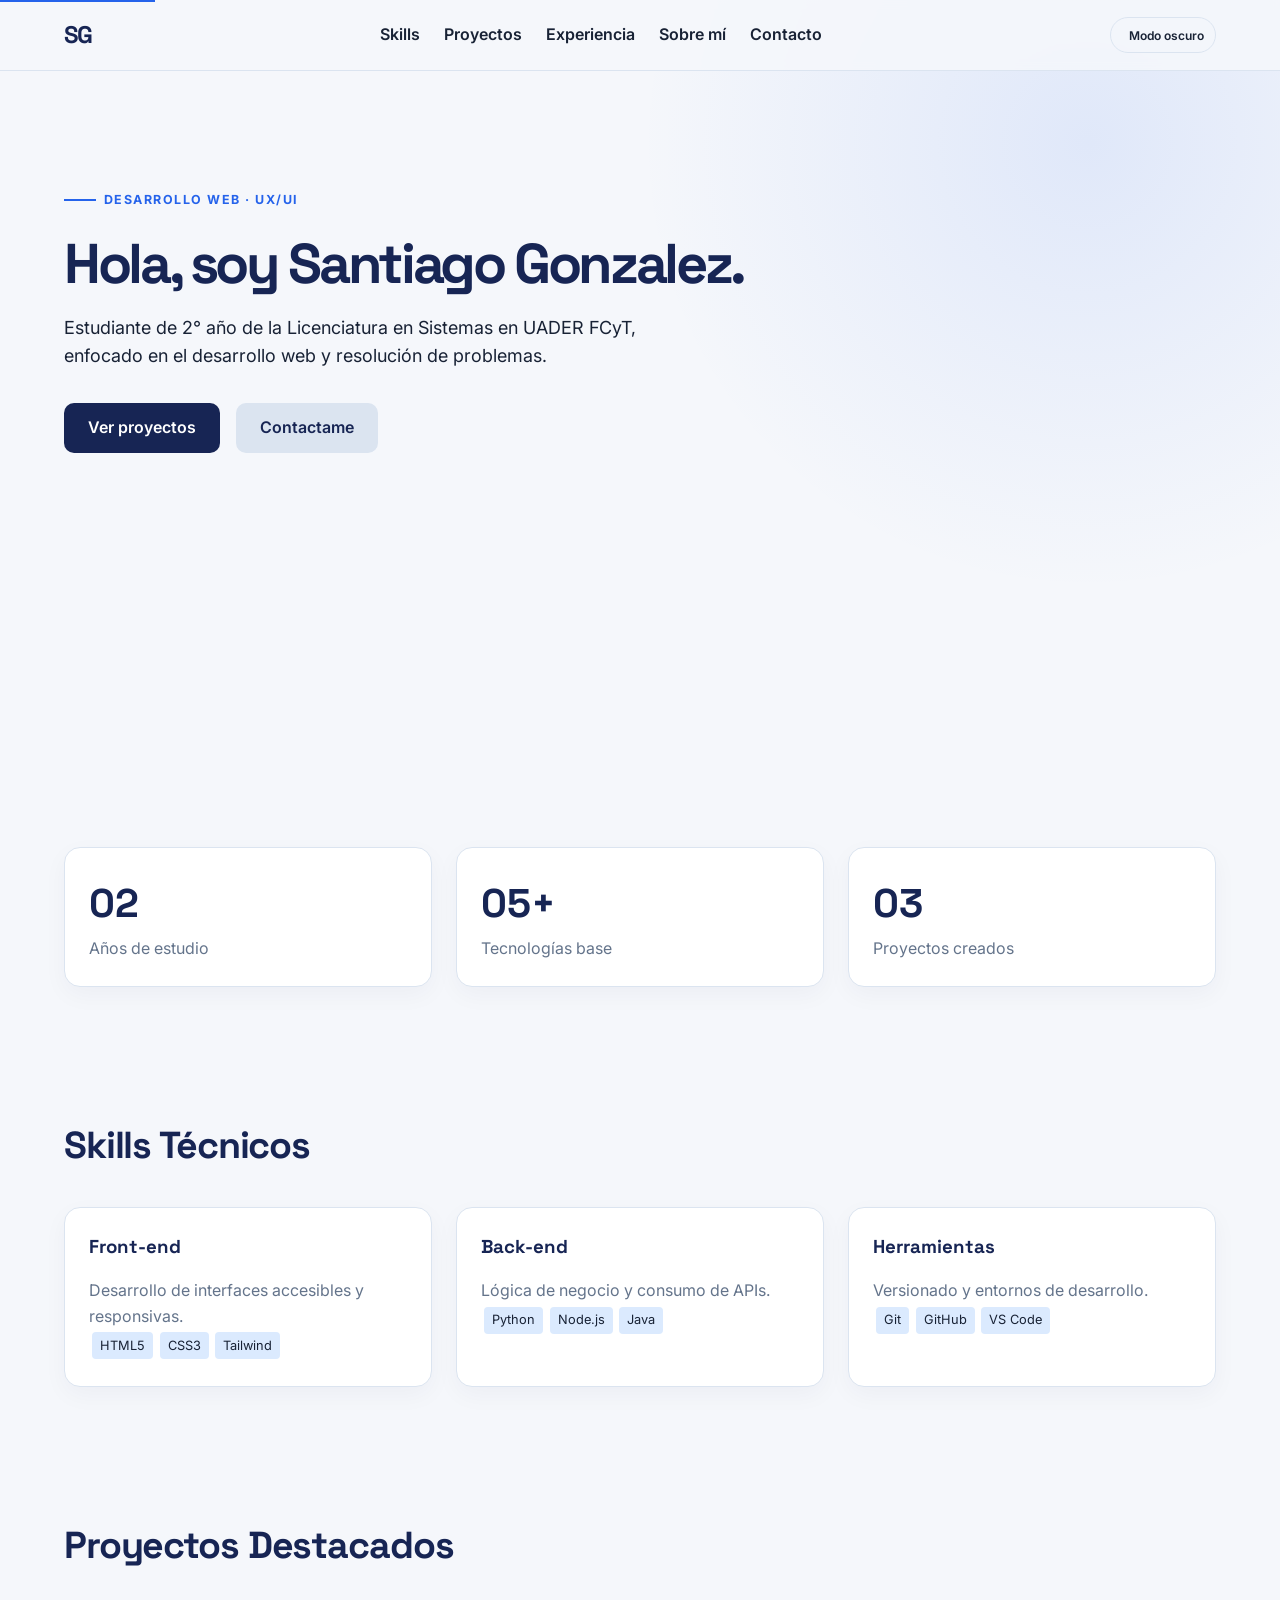
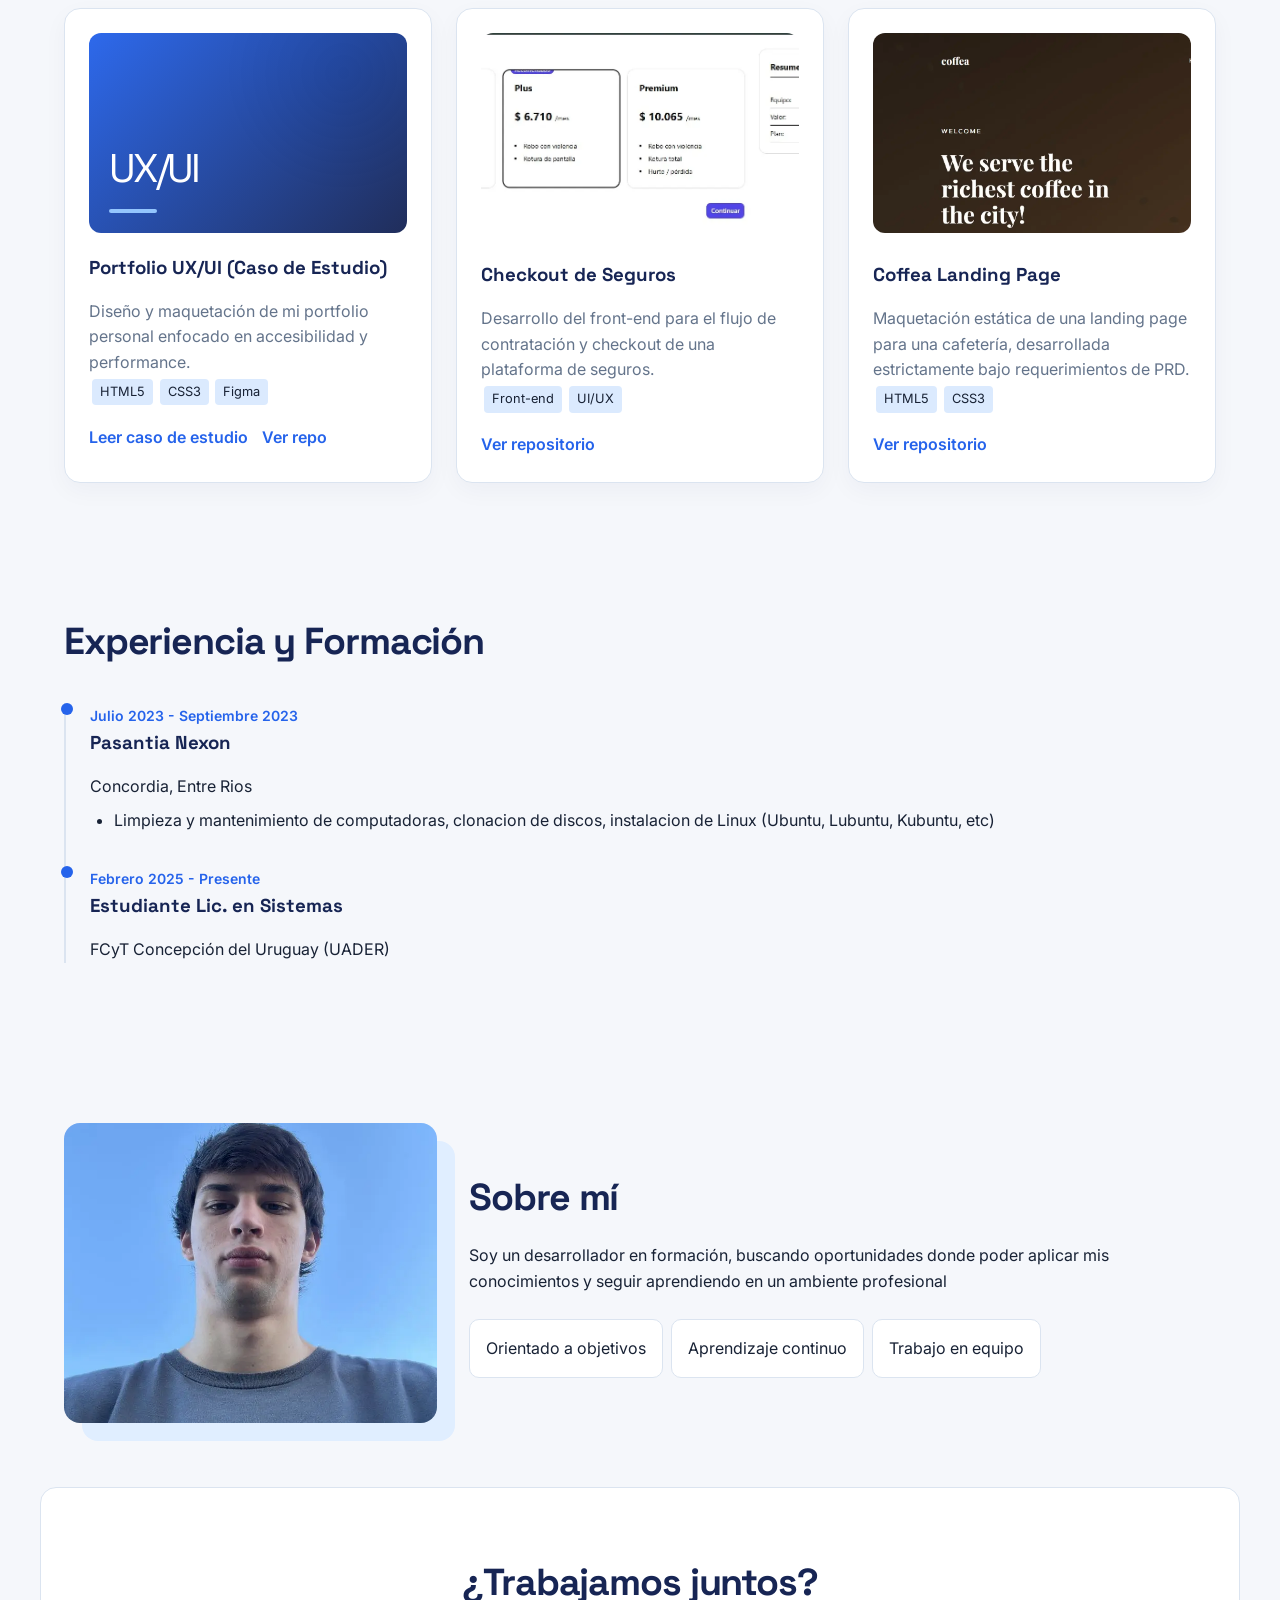
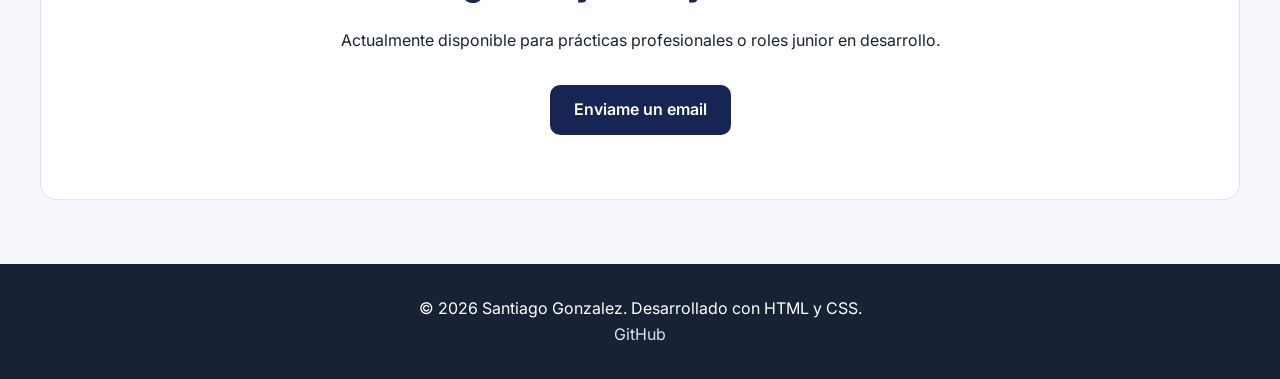
<file: index.html>
<!DOCTYPE html>
<html lang="es">
<head>
    <meta charset="UTF-8">
    <meta name="viewport" content="width=device-width, initial-scale=1.0">
    <!-- Metadatos SEO y Open Graph -->
    <title>Santiago Gonzalez | Portfolio UX/UI & Dev</title>
    <meta name="description" content="Portfolio de Santiago Gonzalez, estudiante de Licenciatura en Sistemas en FCyT UADER.">
    <meta property="og:title" content="Santiago Gonzalez | Portfolio">
    <meta property="og:description" content="Desarrollador Web y estudiante de Sistemas">
    <meta property="og:image" content="link-a-tu-imagen.jpg">
    <meta name="theme-color" content="#f0f4f8">
    
    <!-- Fuentes de Google Fonts -->
    <link rel="preconnect" href="https://fonts.googleapis.com">
    <link rel="preconnect" href="https://fonts.gstatic.com" crossorigin>
    <link href="https://fonts.googleapis.com/css2?family=Inter:wght@400;600&family=Space+Grotesk:wght@600;700&display=swap" rel="stylesheet">
    
    <link rel="stylesheet" href="style.css">
</head>
<body>
    <!-- Enlace de accesibilidad para teclado -->
    <a href="#main-content" class="skip-link">Saltar al contenido</a>

    <input class="theme-toggle" type="checkbox" id="theme-toggle">

    <!-- 1. HEADER -->
    <header class="header">
        <nav class="nav-container">
            <div class="logo">SG</div>
            <ul class="nav-links">
                <li><a href="#skills">Skills</a></li>
                <li><a href="#proyectos">Proyectos</a></li>
                <li><a href="#experiencia">Experiencia</a></li>
                <li><a href="#sobre-mi">Sobre mí</a></li>
                <li><a href="#contacto">Contacto</a></li>
            </ul>
            <label class="theme-switch" for="theme-toggle">
                <span class="theme-switch-icon" aria-hidden="true"></span>
                <span class="theme-switch-text">Modo oscuro</span>
            </label>
        </nav>
    </header>

    <main id="main-content">
        <!-- 2. HERO -->
        <section id="hero" class="hero">
            <div class="hero-content">
                <span class="eyebrow">Desarrollo web · UX/UI</span>
                <h1>Hola, soy Santiago Gonzalez.</h1>
                <p class="subtitle">Estudiante de 2° año de la Licenciatura en Sistemas en UADER FCyT, enfocado en el desarrollo web y resolución de problemas.</p>
                <div class="hero-ctas">
                    <a href="#proyectos" class="btn btn-primary">Ver proyectos</a>
                    <a href="#contacto" class="btn btn-secondary">Contactame</a>
                </div>
            </div>
        </section>

        <!-- 3. MÉTRICAS -->
        <section id="metricas" class="section">
            <div class="grid-metricas">
                <article class="card-metrica">
                    <h3>02</h3>
                    <p>Años de estudio</p>
                </article>
                <article class="card-metrica">
                    <h3>05+</h3>
                    <p>Tecnologías base</p>
                </article>
                <article class="card-metrica">
                    <h3>03</h3>
                    <p>Proyectos creados</p>
                </article>
            </div>
        </section>

        <!-- 4. SKILLS -->
        <section id="skills" class="section">
            <h2>Skills Técnicos</h2>
            <div class="grid-skills">
                <article class="card-skill">
                    <h3>Front-end</h3>
                    <p>Desarrollo de interfaces accesibles y responsivas.</p>
                    <div class="tags">
                        <span>HTML5</span><span>CSS3</span><span>Tailwind</span>
                    </div>
                </article>
                <article class="card-skill">
                    <h3>Back-end</h3>
                    <p>Lógica de negocio y consumo de APIs.</p>
                    <div class="tags">
                        <span>Python</span><span>Node.js</span><span>Java</span>
                    </div>
                </article>
                <article class="card-skill">
                    <h3>Herramientas</h3>
                    <p>Versionado y entornos de desarrollo.</p>
                    <div class="tags">
                        <span>Git</span><span>GitHub</span><span>VS Code</span>
                    </div>
                </article>
            </div>
        </section>

       <!-- 5. PROYECTOS -->
        <section id="proyectos" class="section">
            <h2>Proyectos Destacados</h2>
            <div class="grid-proyectos">
                
                <!-- PROYECTO 1: CASO DE ESTUDIO (Obligatorio) -->
                <article class="card-proyecto">
                    <div class="project-visual project-visual--ux" role="img" aria-label="Diseño del portfolio UX/UI">
                        <span>UX/UI</span>
                    </div>
                    <h3>Portfolio UX/UI (Caso de Estudio)</h3>
                    <p>Diseño y maquetación de mi portfolio personal enfocado en accesibilidad y performance.</p>
                    <div class="tags">
                        <span>HTML5</span><span>CSS3</span><span>Figma</span>
                    </div>
                    <a href="caso-estudio.html" class="link-proyecto">Leer caso de estudio</a>
                    <a href="https://github.com/santiagogo8911/portfolio-web" class="link-proyecto" target="_blank" rel="noopener noreferrer" style="margin-left: 10px;">Ver repo</a>
                </article>
                
                <!-- PROYECTO 2: CHECKOUT SEGUROS -->
                <article class="card-proyecto">
                    <!-- Sacale captura al TP de seguros y guardala como seguros.webp -->
                    <img class="project-image" src="seguros.webp" alt="Frontend Checkout de Seguros" width="400" height="200" loading="lazy">
                    <h3>Checkout de Seguros</h3>
                    <p>Desarrollo del front-end para el flujo de contratación y checkout de una plataforma de seguros.</p>
                    <div class="tags">
                        <span>Front-end</span><span>UI/UX</span>
                    </div>
                    <a href="https://github.com/santiagogo8911/tp-seguros" class="link-proyecto" target="_blank" rel="noopener noreferrer">Ver repositorio</a>
                </article>
                
                <!-- PROYECTO 3: COFFEA LANDING -->
                <article class="card-proyecto">
                    <!-- Sacale captura al TP de la cafetería y guardala como coffea.webp -->
                    <img class="project-image" src="coffea.webp" alt="Landing page de cafetería" width="400" height="200" loading="lazy">
                    <h3>Coffea Landing Page</h3>
                    <p>Maquetación estática de una landing page para una cafetería, desarrollada estrictamente bajo requerimientos de PRD.</p>
                    <div class="tags">
                        <span>HTML5</span><span>CSS3</span>
                    </div>
                    <a href="https://github.com/santiagogo8911/coffea-landing" class="link-proyecto" target="_blank" rel="noopener noreferrer">Ver repositorio</a>
                </article>
                
            </div>
        </section>

        <!-- 6. EXPERIENCIA -->
        <section id="experiencia" class="section">
            <h2>Experiencia y Formación</h2>
            <div class="timeline">
                <article class="timeline-item">
                    <span class="date">Julio 2023 - Septiembre 2023</span>
                    <h3>Pasantia Nexon</h3>
                    <p>Concordia, Entre Rios</p>
                    <ul>
                        <li>Limpieza y mantenimiento de computadoras, clonacion de discos, instalacion de Linux (Ubuntu, Lubuntu, Kubuntu, etc)</li>
                    </ul>
                </article>
                <article class="timeline-item">
                    <span class="date">Febrero 2025 - Presente </span>
                    <h3>Estudiante Lic. en Sistemas</h3>
                    <p>FCyT Concepción del Uruguay (UADER)</p>
                </article>
            </div>
        </section>

        <!-- 7. SOBRE MÍ -->
        <section id="sobre-mi" class="section grid-sobre-mi">
            <div class="sobre-mi-img">
    <img class="profile-image" src="perfil2.webp" alt="Retrato de Santiago Gonzalez" loading="lazy">
</div>
            <div class="sobre-mi-texto">
                <h2>Sobre mí</h2>
                <p>Soy un desarrollador en formación, buscando oportunidades donde poder aplicar mis conocimientos y seguir aprendiendo en un ambiente profesional </p>
                <div class="principios">
                    <article class="principio"> Orientado a objetivos</article>
                    <article class="principio"> Aprendizaje continuo</article>
                    <article class="principio"> Trabajo en equipo</article>
                </div>
            </div>
        </section>

        <!-- 8. CONTACTO -->
        <section id="contacto" class="section section-contacto">
            <h2>¿Trabajamos juntos?</h2>
            <p>Actualmente disponible para prácticas profesionales o roles junior en desarrollo.</p>
            <div class="hero-ctas" style="justify-content: center; margin-top: 2rem;">
                <!-- Cambiá el mail -->
                <a href="mailto:gonzalezzsantiago35@gmail.com" class="btn btn-primary">Enviame un email</a>
            </div>
        </section>
    </main>

    <!-- 9. FOOTER -->
    <footer class="footer">
        <p>&copy; 2026 Santiago Gonzalez. Desarrollado con HTML y CSS.</p>
        <div class="footer-links">
            <a href="https://github.com/tu-usuario" target="_blank" rel="noopener noreferrer">GitHub</a>
        </div>
    </footer>
</body>
</html>
</file>
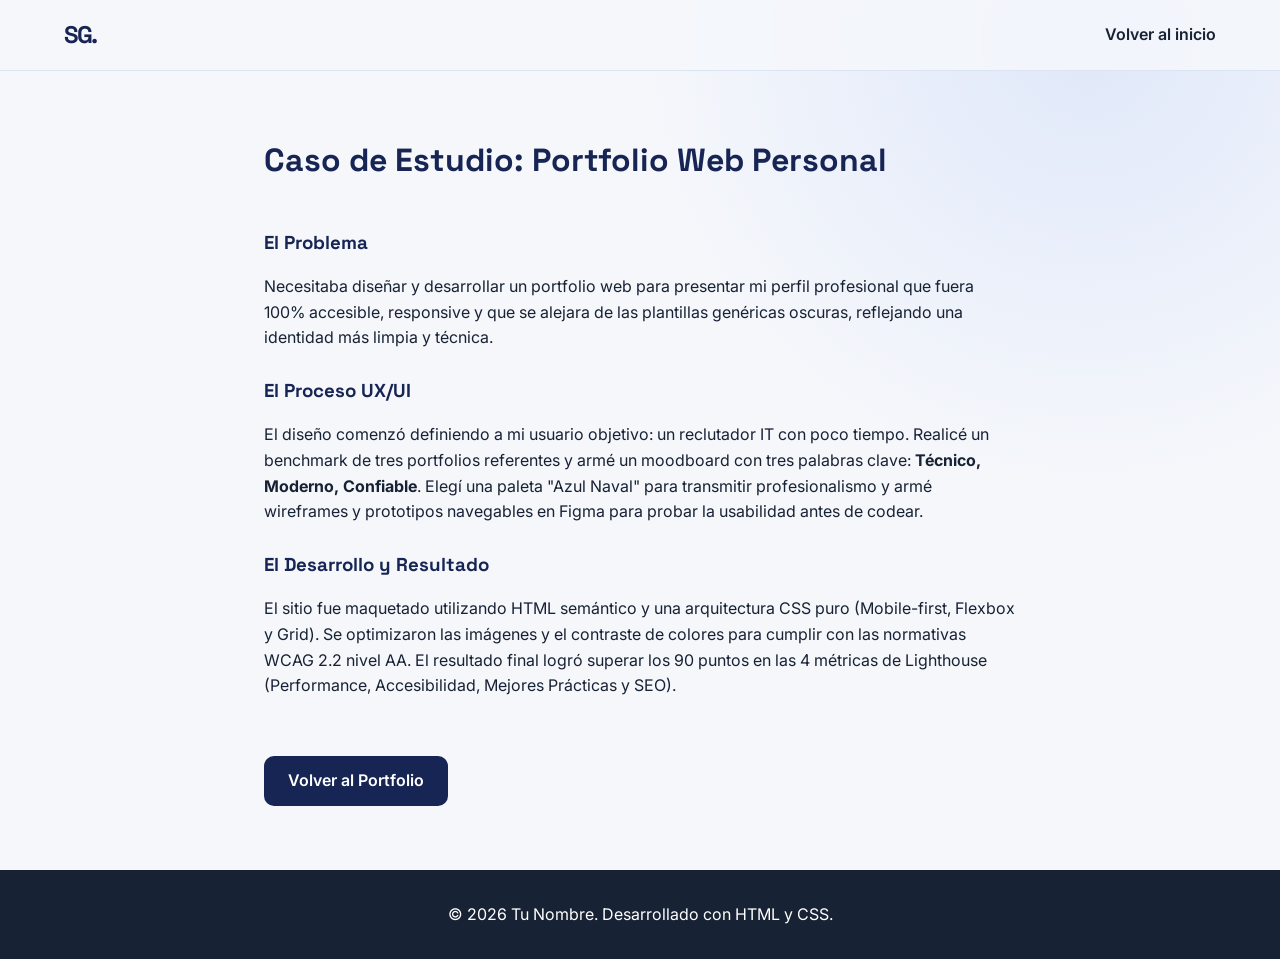
<file: caso-estudio.html>
<!DOCTYPE html>
<html lang="es">
<head>
    <meta charset="UTF-8">
    <meta name="viewport" content="width=device-width, initial-scale=1.0">
    <title>Caso de Estudio: Portfolio | Santiago Gonzalez</title>
    <link href="https://fonts.googleapis.com/css2?family=Inter:wght@400;600&family=Space+Grotesk:wght@600;700&display=swap" rel="stylesheet">
    <link rel="stylesheet" href="style.css">
</head>
<body>
    <header class="header">
        <nav class="nav-container">
            <div class="logo">SG.</div>
            <ul class="nav-links">
                <li><a href="index.html">Volver al inicio</a></li>
            </ul>
        </nav>
    </header>

    <main class="section" style="max-width: 800px;">
        <h1>Caso de Estudio: Portfolio Web Personal</h1>
        <br>
        <h3>El Problema</h3>
        <p>Necesitaba diseñar y desarrollar un portfolio web para presentar mi perfil profesional que fuera 100% accesible, responsive y que se alejara de las plantillas genéricas oscuras, reflejando una identidad más limpia y técnica.</p>
        <br>
        <h3>El Proceso UX/UI</h3>
        <p>El diseño comenzó definiendo a mi usuario objetivo: un reclutador IT con poco tiempo. Realicé un benchmark de tres portfolios referentes y armé un moodboard con tres palabras clave: <strong>Técnico, Moderno, Confiable</strong>. Elegí una paleta "Azul Naval" para transmitir profesionalismo y armé wireframes y prototipos navegables en Figma para probar la usabilidad antes de codear.</p>
        <br>
        <h3>El Desarrollo y Resultado</h3>
        <p>El sitio fue maquetado utilizando HTML semántico y una arquitectura CSS puro (Mobile-first, Flexbox y Grid). Se optimizaron las imágenes y el contraste de colores para cumplir con las normativas WCAG 2.2 nivel AA. El resultado final logró superar los 90 puntos en las 4 métricas de Lighthouse (Performance, Accesibilidad, Mejores Prácticas y SEO).</p>
        <br>
        <a href="index.html" class="btn btn-primary" style="margin-top: 2rem;">Volver al Portfolio</a>
    </main>

    <footer class="footer">
        <p>&copy; 2026 Tu Nombre. Desarrollado con HTML y CSS.</p>
    </footer>
</body>
</html>
</file>
<file: style.css>
/* style.css */

/* 1. VARIABLES (Tu paleta Azul Naval + Accent eléctrico) */
:root {
  --bg-color: #f5f7fb;
  --surface: #ffffff;
  --text-color: #182235;
  --muted: #64748b;
  --primary: #172554;
  --secondary: #dbe4f0;
  --accent: #2563eb;
  --accent-soft: #dbeafe;
  --header-bg: rgba(245, 247, 251, 0.86);
  
  --font-heading: 'Space Grotesk', sans-serif;
  --font-body: 'Inter', sans-serif;
  
  --transition: 0.3s ease;
}

/* 2. BASE & RESET */
* {
  margin: 0;
  padding: 0;
  box-sizing: border-box;
}

html {
  scroll-behavior: smooth;
}

body {
  background:
    radial-gradient(circle at 85% 4%, rgba(37, 99, 235, 0.1), transparent 28rem),
    var(--bg-color);
  color: var(--text-color);
  font-family: var(--font-body);
  line-height: 1.6;
  transition: background-color var(--transition), color var(--transition);
}

body:has(.theme-toggle:checked) {
  --bg-color: #0b1120;
  --surface: #111827;
  --text-color: #e5e7eb;
  --muted: #a7b1c2;
  --primary: #bfdbfe;
  --secondary: #263449;
  --accent: #60a5fa;
  --accent-soft: #1e3a5f;
  --header-bg: rgba(11, 17, 32, 0.86);
  color-scheme: dark;
}

.theme-toggle {
  position: absolute;
  width: 1px;
  height: 1px;
  overflow: hidden;
  clip: rect(0 0 0 0);
  white-space: nowrap;
}

h1, h2, h3 {
  font-family: var(--font-heading);
  color: var(--primary);
  margin-bottom: 1rem;
}

h2 {
  font-size: clamp(1.75rem, 3vw, 2.35rem);
  letter-spacing: -0.03em;
}

/* 3. ACCESIBILIDAD */
.skip-link {
  position: absolute;
  top: -40px;
  left: 0;
  background: var(--accent);
  color: white;
  padding: 8px;
  z-index: 1000;
  transition: top var(--transition);
}
.skip-link:focus {
  top: 0;
}

:focus-visible {
  outline: 3px solid var(--accent);
  outline-offset: 2px;
}

/* 4. LAYOUT GENERAL */
.section {
  padding: 4rem 1.5rem;
  max-width: 1200px;
  margin: 0 auto;
  scroll-margin-top: 80px; /* Evita que el header tape los títulos */
}

/* 5. HEADER FIXO */
.header {
  position: sticky;
  top: 0;
  background-color: var(--header-bg);
  backdrop-filter: blur(5px);
  border-bottom: 1px solid var(--secondary);
  z-index: 100;
}

.nav-container {
  display: flex;
  justify-content: space-between;
  align-items: center;
  padding: 1rem 1.5rem;
  max-width: 1200px;
  margin: 0 auto;
}

.theme-switch {
  display: inline-flex;
  align-items: center;
  gap: 0.4rem;
  flex-shrink: 0;
  padding: 0.45rem 0.7rem;
  border: 1px solid var(--secondary);
  border-radius: 999px;
  color: var(--text-color);
  cursor: pointer;
  font-size: 0.75rem;
  font-weight: 600;
  transition: background-color var(--transition), border-color var(--transition);
}

.theme-switch:hover {
  background-color: var(--accent-soft);
}

.theme-switch-icon {
  color: var(--accent);
  font-size: 1rem;
  line-height: 1;
}

.theme-toggle:focus-visible + .header .theme-switch {
  outline: 3px solid var(--accent);
  outline-offset: 2px;
}

.logo {
  font-family: var(--font-heading);
  font-weight: 700;
  font-size: 1.5rem;
  color: var(--primary);
  letter-spacing: -0.08em;
}

.nav-links {
  display: none; /* Oculto en mobile muy chico, se asume menú hamburguesa en JS, o visible directo en tablet */
  list-style: none;
  gap: 1.5rem;
}

.nav-links a {
  text-decoration: none;
  color: var(--text-color);
  font-weight: 600;
  transition: color var(--transition);
}

.nav-links a:hover {
  color: var(--accent);
}

/* 6. COMPONENTES: BOTONES Y BADGES */
.btn {
  display: inline-block;
  padding: 0.75rem 1.5rem;
  border-radius: 10px;
  text-decoration: none;
  font-weight: 600;
  transition: all var(--transition);
  text-align: center;
}

.btn-primary {
  background-color: var(--primary);
  color: #ffffff;
}

.btn-primary:hover {
  background-color: var(--accent);
  transform: translateY(-2px);
}

.btn-secondary {
  background-color: var(--secondary);
  color: var(--primary);
}

.btn-secondary:hover {
  background-color: var(--text-color);
  color: #ffffff;
}

.badge {
  display: inline-block;
  background-color: var(--secondary);
  color: var(--primary);
  padding: 0.25rem 0.75rem;
  border-radius: 20px;
  font-size: 0.875rem;
  font-weight: 600;
  margin-bottom: 1.5rem;
}

.tags span {
  display: inline-block;
  background-color: var(--accent-soft);
  padding: 0.2rem 0.5rem;
  border-radius: 4px;
  font-size: 0.8rem;
  margin: 0.2rem;
  color: var(--text-color);
}

/* 7. SECCIONES ESPECÍFICAS (Mobile-first) */
.hero {
  min-height: min(680px, calc(100vh - 76px));
  padding: 7rem 1.5rem 6rem;
  display: flex;
  flex-direction: column;
  align-items: flex-start;
  max-width: 1200px;
  margin: 0 auto;
}

.eyebrow {
  display: inline-flex;
  align-items: center;
  gap: 0.5rem;
  margin-bottom: 1.25rem;
  color: var(--accent);
  font-size: 0.78rem;
  font-weight: 700;
  letter-spacing: 0.12em;
  text-transform: uppercase;
}

.eyebrow::before {
  content: '';
  width: 2rem;
  height: 2px;
  background: currentColor;
}

.hero h1 {
  max-width: 760px;
  font-size: clamp(2.6rem, 7vw, 5.2rem);
  line-height: 1.2;
  letter-spacing: -0.06em;
}

.hero .subtitle {
  font-size: 1.125rem;
  margin-bottom: 2rem;
  max-width: 600px;
}

.hero-ctas {
  display: flex;
  gap: 1rem;
  flex-wrap: wrap;
}

/* Grillas */
.grid-metricas, .grid-skills, .grid-proyectos {
  display: grid;
  grid-template-columns: 1fr;
  gap: 1.5rem;
  margin-top: 2rem;
}

/* Tarjetas */
.card-metrica, .card-skill, .card-proyecto {
  background-color: var(--surface);
  padding: 1.5rem;
  border-radius: 16px;
  border: 1px solid var(--secondary);
  box-shadow: 0 8px 24px rgba(23, 37, 84, 0.04);
  transition: transform var(--transition), box-shadow var(--transition), border-color var(--transition);
}

.card-metrica:hover, .card-skill:hover, .card-proyecto:hover {
  transform: translateY(-5px);
  box-shadow: 0 18px 35px rgba(23, 37, 84, 0.1);
  border-color: #b8c8e5;
}

.card-metrica h3 {
  font-size: 2.5rem;
  margin-bottom: 0;
}

.card-metrica p,
.card-skill p,
.card-proyecto p {
  color: var(--muted);
}

/* Proyectos y visuales */
.project-image,
.project-visual {
  width: 100%;
  height: 200px;
  margin-bottom: 1.25rem;
  border-radius: 12px;
  object-fit: cover;
}

.project-visual {
  display: flex;
  align-items: flex-end;
  padding: 1.25rem;
  overflow: hidden;
  background:
    linear-gradient(135deg, rgba(37, 99, 235, 0.96), rgba(23, 37, 84, 0.96)),
    radial-gradient(circle at 80% 20%, #93c5fd, transparent 40%);
  color: #ffffff;
  font-family: var(--font-heading);
  font-size: 2.5rem;
  letter-spacing: -0.08em;
}

.project-visual span {
  position: relative;
}

.project-visual span::after {
  content: '';
  display: block;
  width: 3rem;
  height: 0.25rem;
  margin-top: 0.5rem;
  border-radius: 99px;
  background: #93c5fd;
}

.img-placeholder, .foto-placeholder {
  background-color: var(--secondary);
  border-radius: 4px;
  display: flex;
  align-items: center;
  justify-content: center;
  color: var(--text-color);
  font-weight: bold;
}

.img-placeholder {
  height: 200px;
  margin-bottom: 1rem;
}

.link-proyecto {
  display: inline-block;
  margin-top: 1rem;
  color: var(--accent);
  text-decoration: none;
  font-weight: 600;
}

.link-proyecto:hover {
  text-decoration: underline;
}

/* Timeline Experiencia */
.timeline {
  border-left: 2px solid var(--secondary);
  padding-left: 1.5rem;
  margin-top: 2rem;
}

.timeline-item {
  margin-bottom: 2rem;
  position: relative;
}

.timeline-item::before {
  content: '';
  position: absolute;
  left: -1.8rem;
  top: 0;
  width: 12px;
  height: 12px;
  border-radius: 50%;
  background-color: var(--accent);
}

.date {
  font-size: 0.875rem;
  color: var(--accent);
  font-weight: 600;
}

.timeline-item ul {
  padding-left: 1.5rem;
  margin-top: 0.5rem;
}

/* Sobre mí */
.grid-sobre-mi {
  display: grid;
  grid-template-columns: 1fr;
  gap: 2rem;
}

.profile-image {
  display: block;
  width: 100%;
  height: 300px;
  border-radius: 16px;
  object-fit: cover;
  object-position: center 60%;
  filter: saturate(0.9) contrast(1.04);
  box-shadow: 18px 18px 0 var(--accent-soft);
}

.foto-placeholder {
  height: 300px;
  border-radius: 8px;
}

.principios {
  display: flex;
  flex-direction: column;
  gap: 0.5rem;
  margin-top: 1.5rem;
}

.principio {
  background-color: var(--surface);
  padding: 1rem;
  border-radius: 10px;
  border: 1px solid var(--secondary);
}

/* Contacto y Footer */
.section-contacto {
  text-align: center;
  background-color: var(--surface);
  border-radius: 16px;
  border: 1px solid var(--secondary);
  padding: 4rem 2rem;
  margin-bottom: 4rem;
}

.footer {
  background-color: var(--text-color);
  color: #ffffff;
  text-align: center;
  padding: 2rem;
}

.footer-links a {
  color: var(--secondary);
  text-decoration: none;
  margin: 0 0.5rem;
}

.footer-links a:hover {
  color: var(--accent);
}

/* 8. MEDIA QUERIES (Breakpoints obligatorios: 768px y 1280px) */
@media (min-width: 768px) {
  .nav-links {
    display: flex;
  }
  
  .grid-metricas {
    grid-template-columns: repeat(3, 1fr);
  }
  
  .grid-skills, .grid-proyectos {
    grid-template-columns: repeat(2, 1fr);
  }
  
  .grid-sobre-mi {
    grid-template-columns: 1fr 2fr;
    align-items: center;
  }
  
  .principios {
    flex-direction: row;
  }
}

@media (max-width: 767px) {
  .nav-container {
    align-items: flex-start;
    flex-wrap: wrap;
    gap: 0.75rem;
  }

  .nav-links {
    display: flex;
    justify-content: flex-end;
    flex-wrap: wrap;
    gap: 0.35rem 0.75rem;
    max-width: 245px;
  }

  .nav-links a {
    font-size: 0.72rem;
  }

  .theme-switch {
    order: 3;
    margin-left: auto;
  }
}

@media (min-width: 1280px) {
  .hero h1 {
    font-size: 3.5rem;
  }
  
  .grid-skills, .grid-proyectos {
    grid-template-columns: repeat(3, 1fr);
  }
}
</file>
